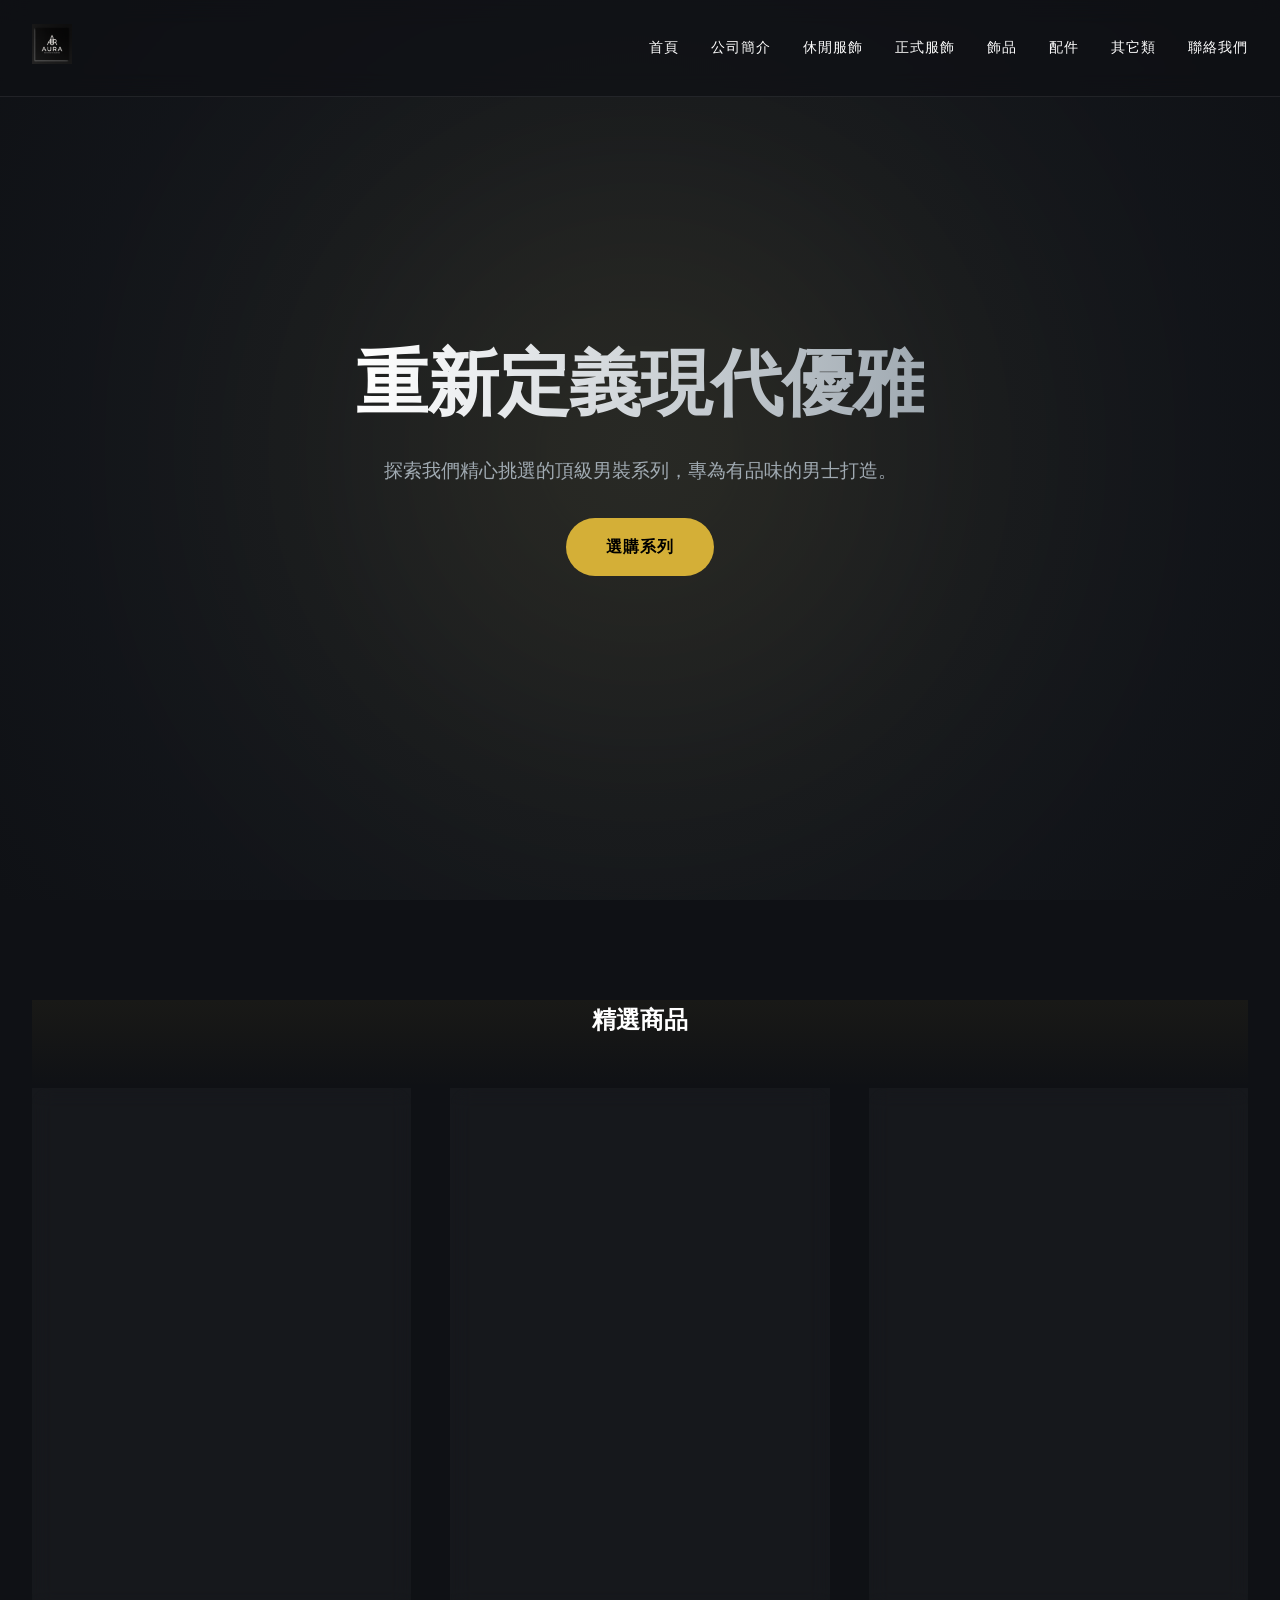
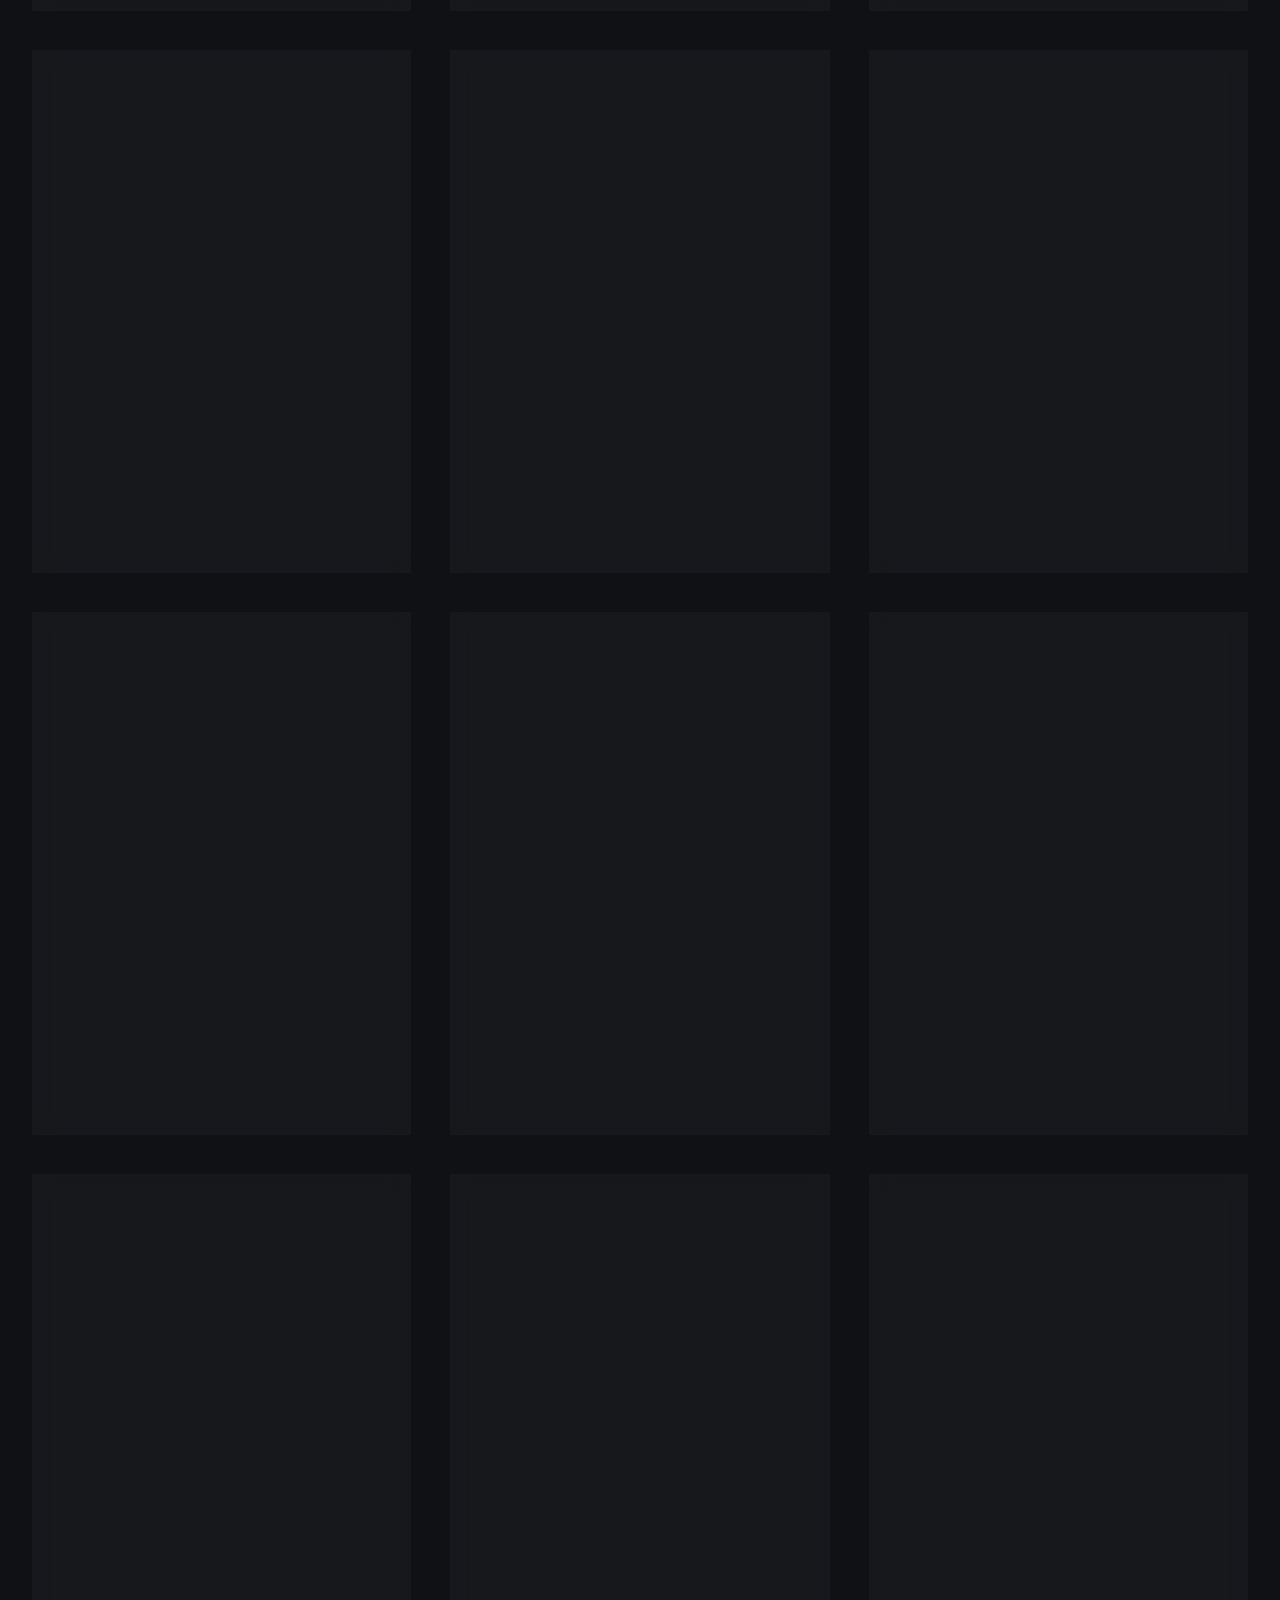
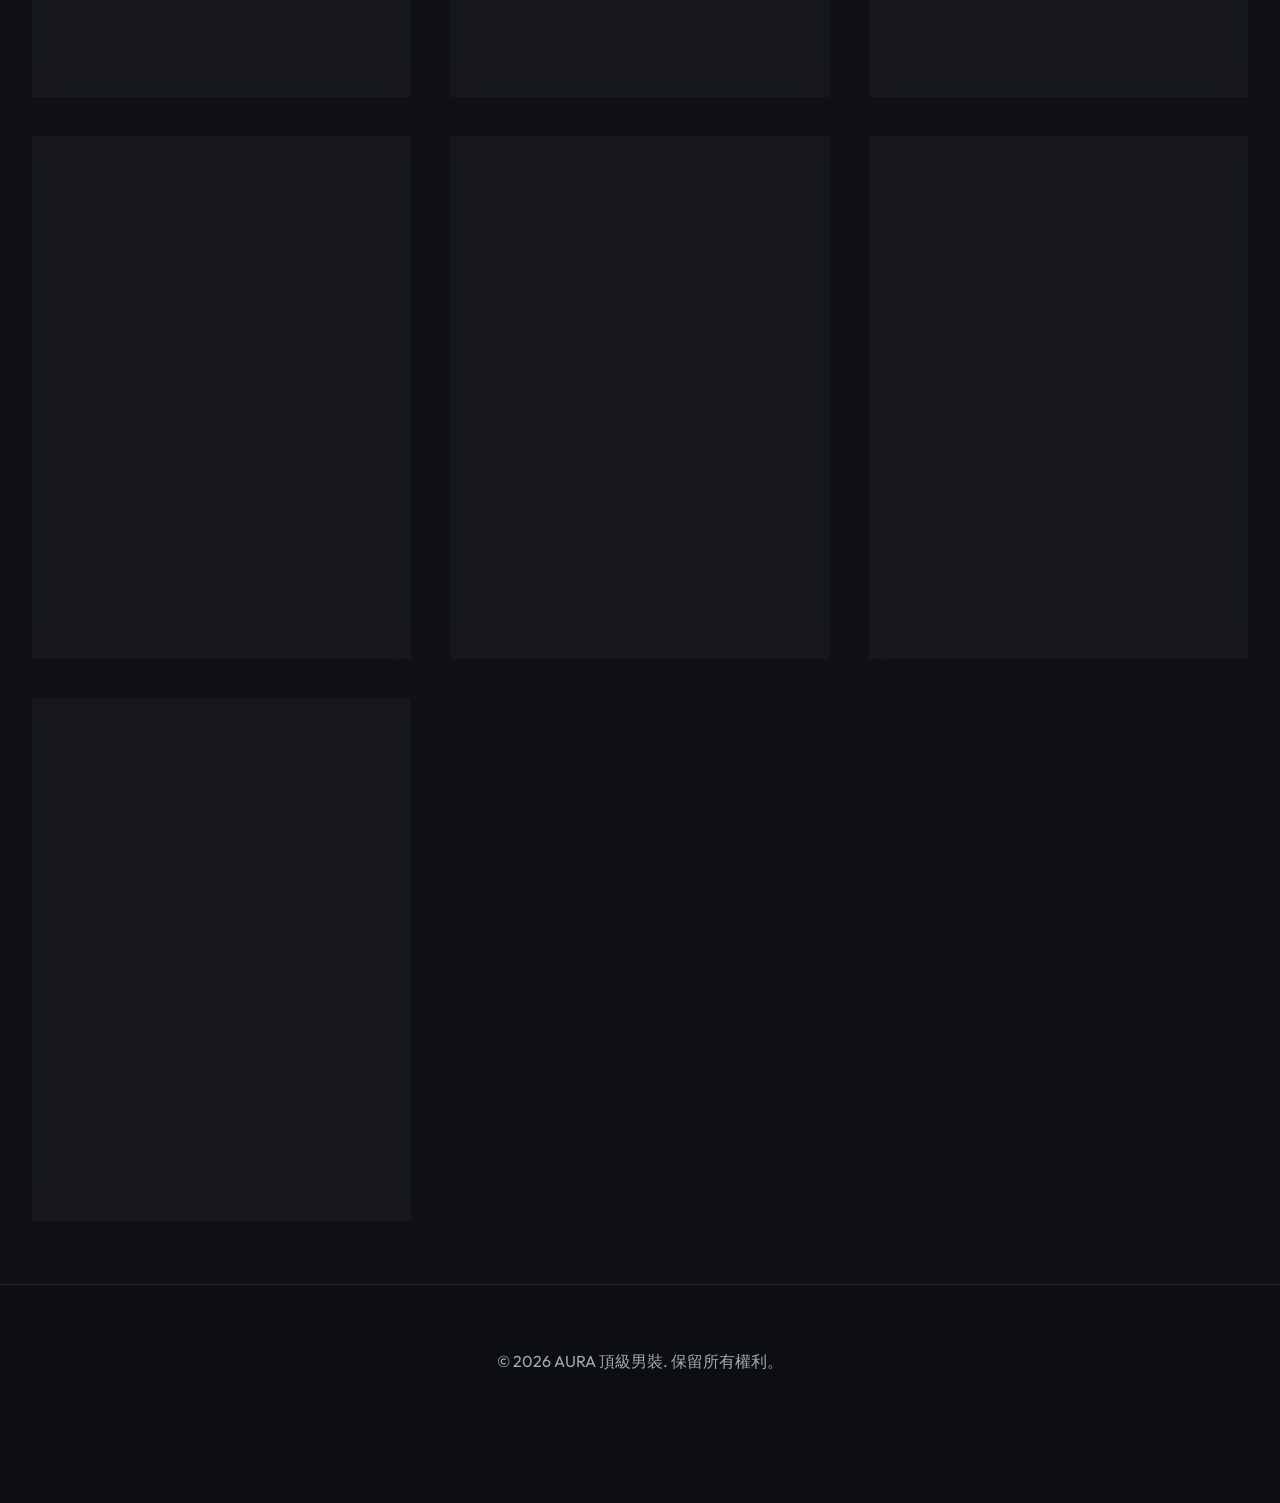
<file: index.html>
<!DOCTYPE html>
<html lang="zh-TW">
<head>
    <meta charset="UTF-8">
    <meta name="viewport" content="width=device-width, initial-scale=1.0">
    <meta name="description" content="AURA Premium Menswear - Elevating men's fashion with luxury casual and formal wear, exquisite jewelry, and fine accessories.">
    <title>AURA | 頂級男裝</title>
    <link rel="stylesheet" href="assets/css/styles.css">
</head>
<body>
    <header>
        <nav class="nav-container">
            <a href="index.html" class="logo">
                <img src="assets/images/logo.png" alt="AURA Logo">
            </a>
            <div class="nav-links">
                <a href="index.html">首頁</a>
                <a href="about.html">公司簡介</a>
                <a href="casual.html">休閒服飾</a>
                <a href="formal.html">正式服飾</a>
                <a href="jewelry.html">飾品</a>
                <a href="accessories.html">配件</a>
                <a href="others.html">其它類</a>
                <a href="contact.html">聯絡我們</a>
            </div>
        </nav>
    </header>

    <main>
        <section class="hero">
            <div class="hero-content">
                <h1>重新定義現代優雅</h1>
                <p>探索我們精心挑選的頂級男裝系列，專為有品味的男士打造。</p>
                <a href="#featured" class="btn">選購系列</a>
            </div>
        </section>

        <section id="featured" class="container" style="padding-top: 100px;">
            <div class="page-header" style="padding: 0 0 50px;">
                <h2>精選商品</h2>
            </div>
            <div id="home-products" class="product-grid">
                <!-- Products will be dynamically loaded here via JS -->
            </div>
        </section>
    </main>

    <footer>
        <div class="container">
            <p>&copy; 2026 AURA 頂級男裝. 保留所有權利。</p>
        </div>
    </footer>

    <script src="assets/js/data.js"></script>
    <script src="assets/js/main.js"></script>
</body>
</html>
</file>
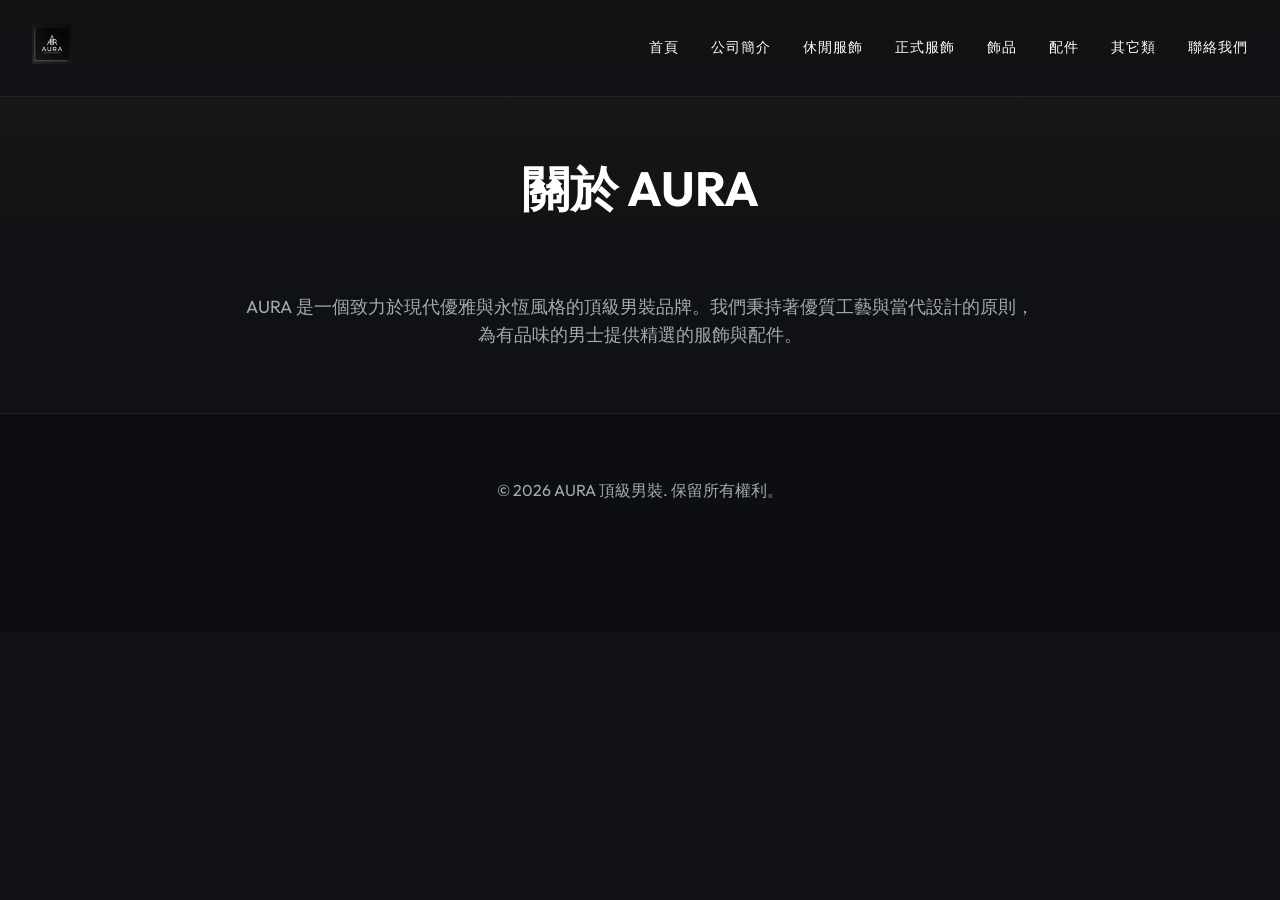
<file: about.html>
<!DOCTYPE html>
<html lang="zh-TW">
<head>
    <meta charset="UTF-8">
    <meta name="viewport" content="width=device-width, initial-scale=1.0">
    <title>關於我們 | AURA 頂級男裝</title>
    <link rel="stylesheet" href="assets/css/styles.css">
</head>
<body>
    <header>
        <nav class="nav-container">
            <a href="index.html" class="logo">
                <img src="assets/images/logo.png" alt="AURA Logo">
            </a>
            <div class="nav-links">
                <a href="index.html">首頁</a>
                <a href="about.html">公司簡介</a>
                <a href="casual.html">休閒服飾</a>
                <a href="formal.html">正式服飾</a>
                <a href="jewelry.html">飾品</a>
                <a href="accessories.html">配件</a>
                <a href="others.html">其它類</a>
                <a href="contact.html">聯絡我們</a>
            </div>
        </nav>
    </header>

    <main>
        <div class="page-header">
            <h1 class="animate-fade-up">關於 AURA</h1>
        </div>
        <section class="container">
            <p class="detail-desc" style="max-width:800px; margin:0 auto; text-align:center;">AURA 是一個致力於現代優雅與永恆風格的頂級男裝品牌。我們秉持著優質工藝與當代設計的原則，為有品味的男士提供精選的服飾與配件。</p>
        </section>
    </main>

    <footer>
        <div class="container">
            <p>&copy; 2026 AURA 頂級男裝. 保留所有權利。</p>
        </div>
    </footer>

    <script src="assets/js/data.js"></script>
    <script src="assets/js/main.js"></script>
</body>
</html>
</file>
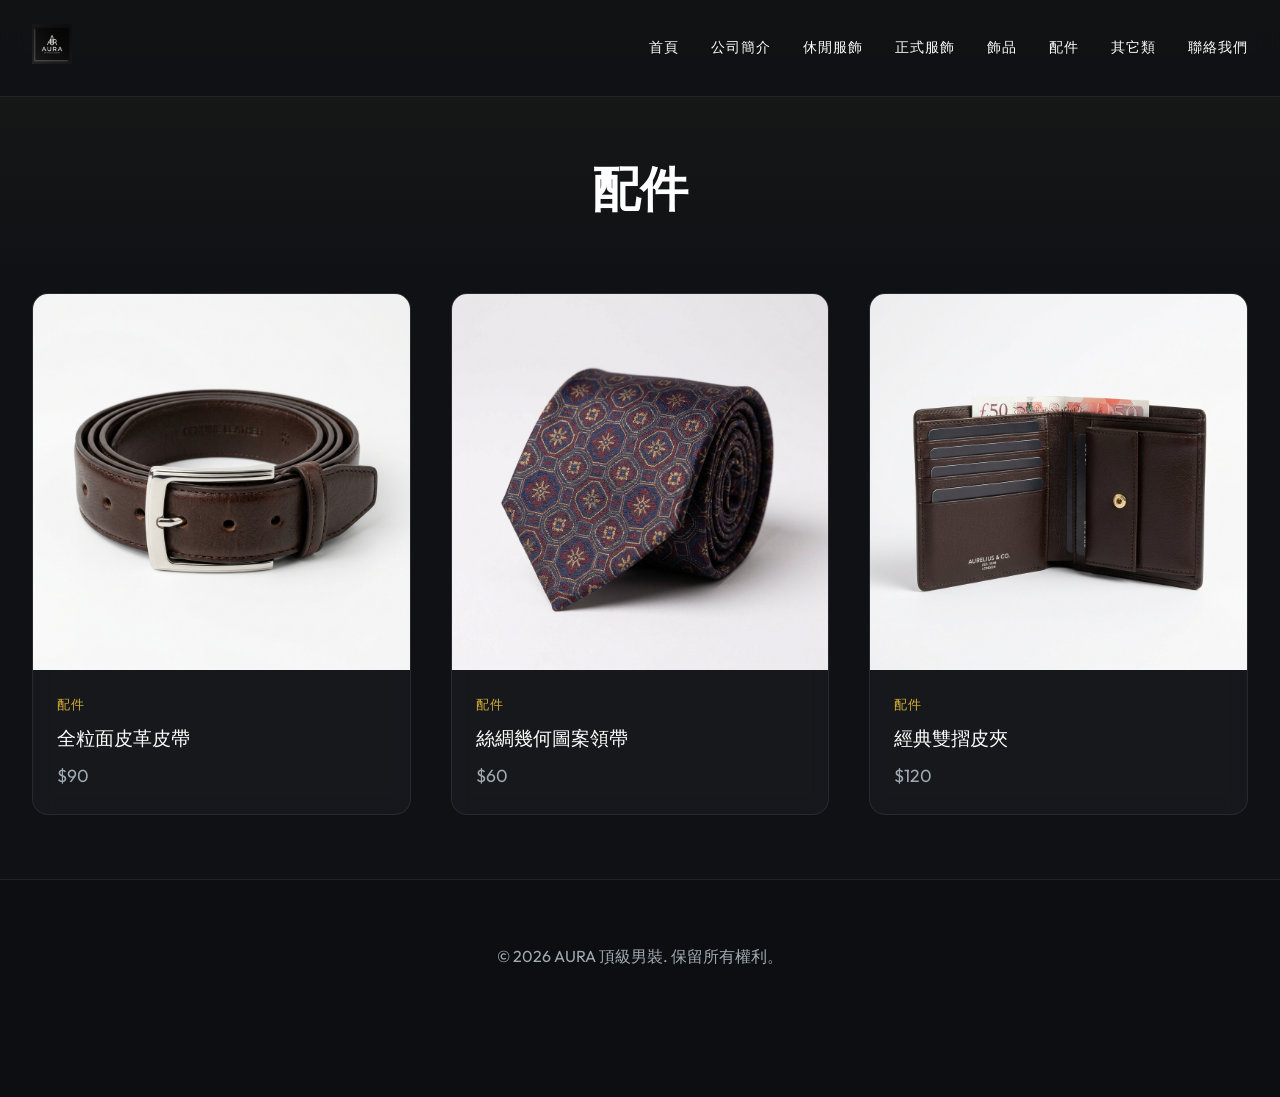
<file: accessories.html>
<!DOCTYPE html>
<html lang="zh-TW">
<head>
    <meta charset="UTF-8">
    <meta name="viewport" content="width=device-width, initial-scale=1.0">
    <title>配件 | AURA 頂級男裝</title>
    <link rel="stylesheet" href="assets/css/styles.css">
</head>
<body>
    <header>
        <nav class="nav-container">
            <a href="index.html" class="logo">
                <img src="assets/images/logo.png" alt="AURA Logo">
            </a>
            <div class="nav-links">
                <a href="index.html">首頁</a>
                <a href="about.html">公司簡介</a>
                <a href="casual.html">休閒服飾</a>
                <a href="formal.html">正式服飾</a>
                <a href="jewelry.html">飾品</a>
                <a href="accessories.html">配件</a>
                <a href="others.html">其它類</a>
                <a href="contact.html">聯絡我們</a>
            </div>
        </nav>
    </header>

    <main>
        <div class="page-header">
            <h1 class="animate-fade-up">配件</h1>
        </div>
        <section class="container">
            <div id="accessories-products" class="product-grid"></div>
        </section>
    </main>

    <footer>
        <div class="container">
            <p>&copy; 2026 AURA 頂級男裝. 保留所有權利。</p>
        </div>
    </footer>

    <script src="assets/js/data.js"></script>
    <script src="assets/js/main.js"></script>
</body>
</html>
</file>
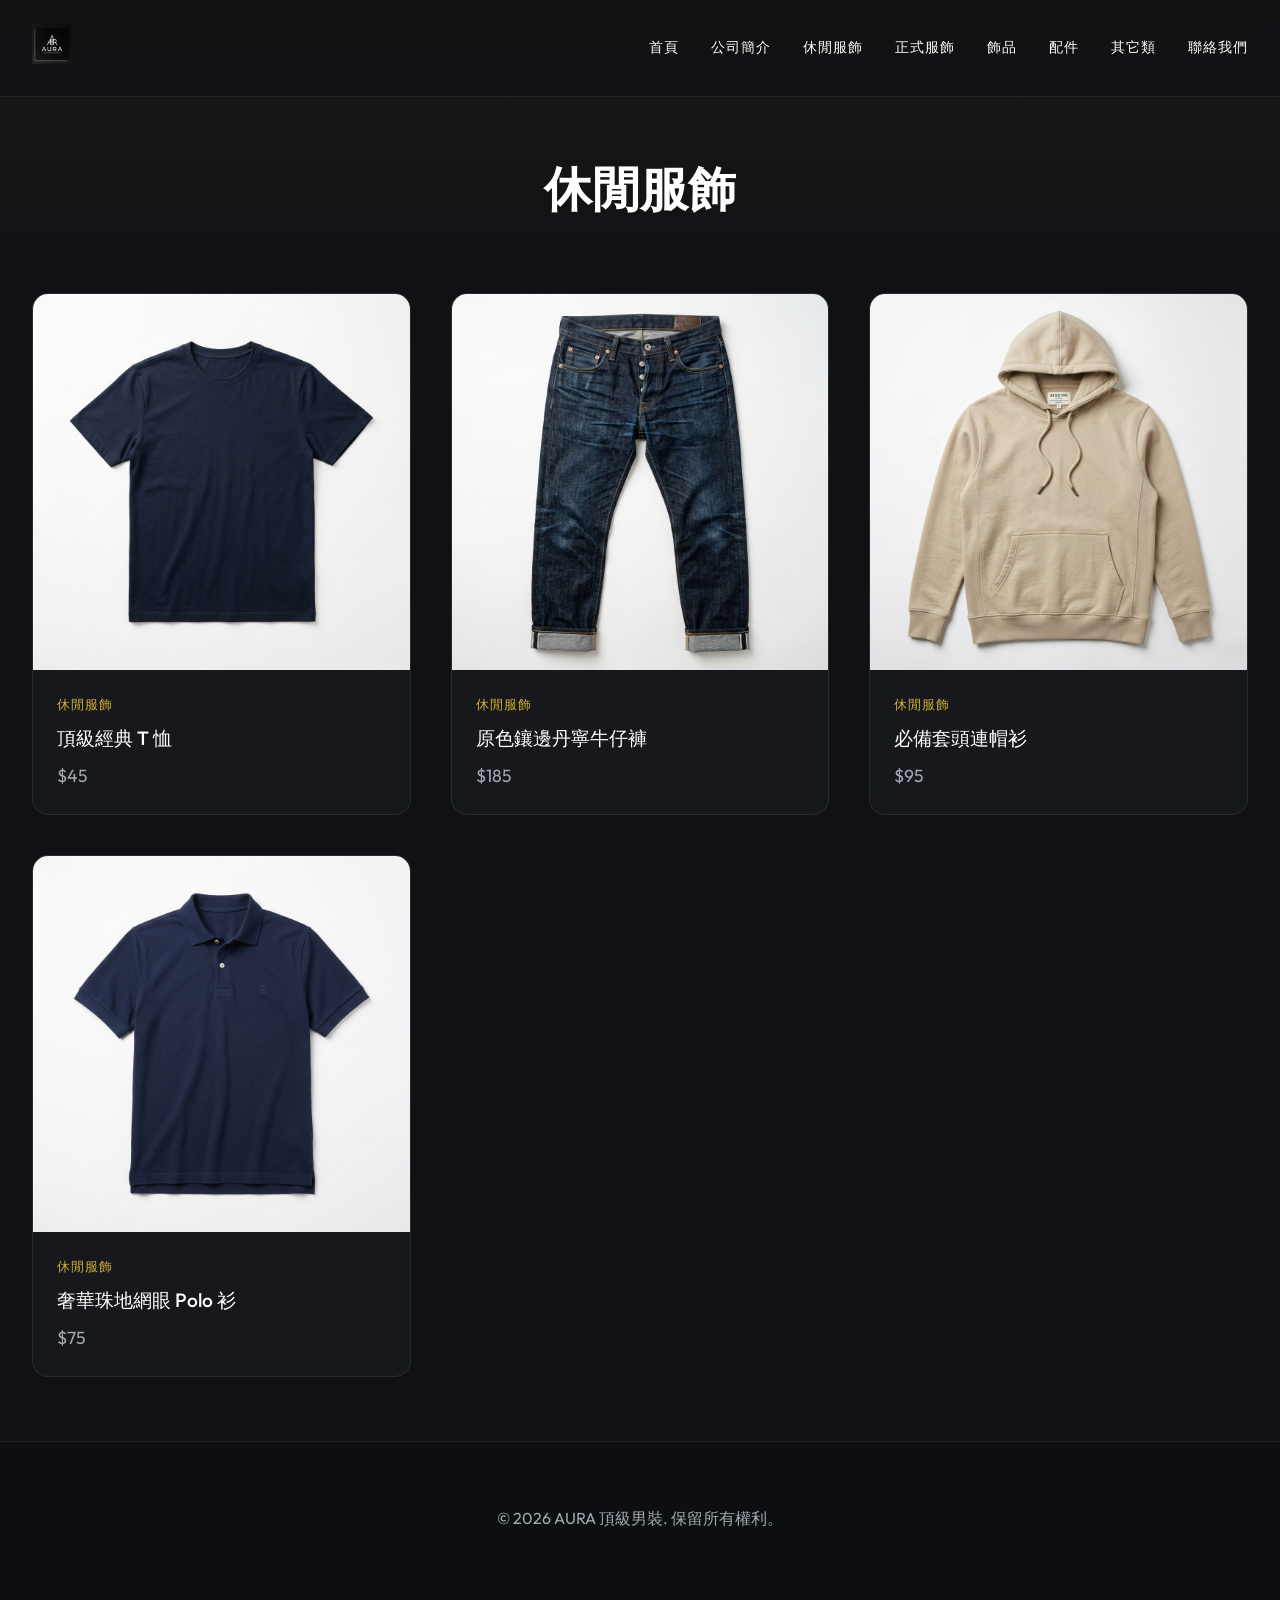
<file: casual.html>
<!DOCTYPE html>
<html lang="zh-TW">
<head>
    <meta charset="UTF-8">
    <meta name="viewport" content="width=device-width, initial-scale=1.0">
    <title>休閒服飾 | AURA 頂級男裝</title>
    <link rel="stylesheet" href="assets/css/styles.css">
</head>
<body>
    <header>
        <nav class="nav-container">
            <a href="index.html" class="logo">
                <img src="assets/images/logo.png" alt="AURA Logo">
            </a>
            <div class="nav-links">
                <a href="index.html">首頁</a>
                <a href="about.html">公司簡介</a>
                <a href="casual.html">休閒服飾</a>
                <a href="formal.html">正式服飾</a>
                <a href="jewelry.html">飾品</a>
                <a href="accessories.html">配件</a>
                <a href="others.html">其它類</a>
                <a href="contact.html">聯絡我們</a>
            </div>
        </nav>
    </header>

    <main>
        <div class="page-header">
            <h1 class="animate-fade-up">休閒服飾</h1>
        </div>
        <section class="container">
            <div id="casual-products" class="product-grid"></div>
        </section>
    </main>

    <footer>
        <div class="container">
            <p>&copy; 2026 AURA 頂級男裝. 保留所有權利。</p>
        </div>
    </footer>

    <script src="assets/js/data.js"></script>
    <script src="assets/js/main.js"></script>
</body>
</html>
</file>
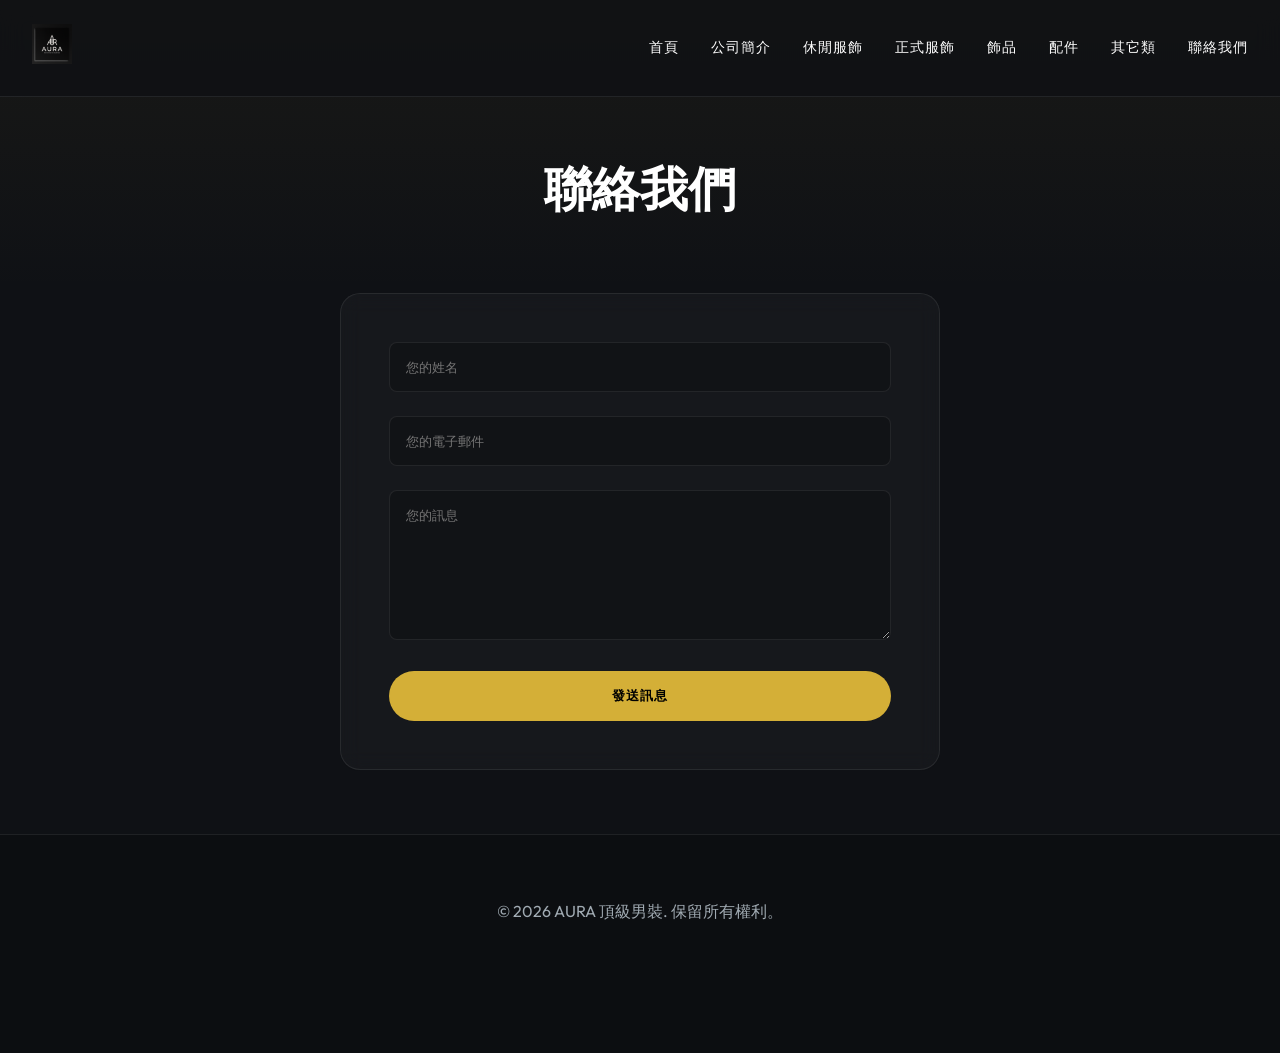
<file: contact.html>
<!DOCTYPE html>
<html lang="zh-TW">
<head>
    <meta charset="UTF-8">
    <meta name="viewport" content="width=device-width, initial-scale=1.0">
    <title>聯絡我們 | AURA 頂級男裝</title>
    <link rel="stylesheet" href="assets/css/styles.css">
</head>
<body>
    <header>
        <nav class="nav-container">
            <a href="index.html" class="logo">
                <img src="assets/images/logo.png" alt="AURA Logo">
            </a>
            <div class="nav-links">
                <a href="index.html">首頁</a>
                <a href="about.html">公司簡介</a>
                <a href="casual.html">休閒服飾</a>
                <a href="formal.html">正式服飾</a>
                <a href="jewelry.html">飾品</a>
                <a href="accessories.html">配件</a>
                <a href="others.html">其它類</a>
                <a href="contact.html">聯絡我們</a>
            </div>
        </nav>
    </header>

    <main>
        <div class="page-header">
            <h1 class="animate-fade-up">聯絡我們</h1>
        </div>
        <section class="container">
            
        <form id="contactForm" class="contact-form animate-fade-up">
            <div class="form-group">
                <input type="text" class="form-control" placeholder="您的姓名" required>
            </div>
            <div class="form-group">
                <input type="email" class="form-control" placeholder="您的電子郵件" required>
            </div>
            <div class="form-group">
                <textarea class="form-control" placeholder="您的訊息" required></textarea>
            </div>
            <button type="submit" class="btn" style="width: 100%;">發送訊息</button>
        </form>
    
        </section>
    </main>

    <footer>
        <div class="container">
            <p>&copy; 2026 AURA 頂級男裝. 保留所有權利。</p>
        </div>
    </footer>

    <script src="assets/js/data.js"></script>
    <script src="assets/js/main.js"></script>
</body>
</html>
</file>
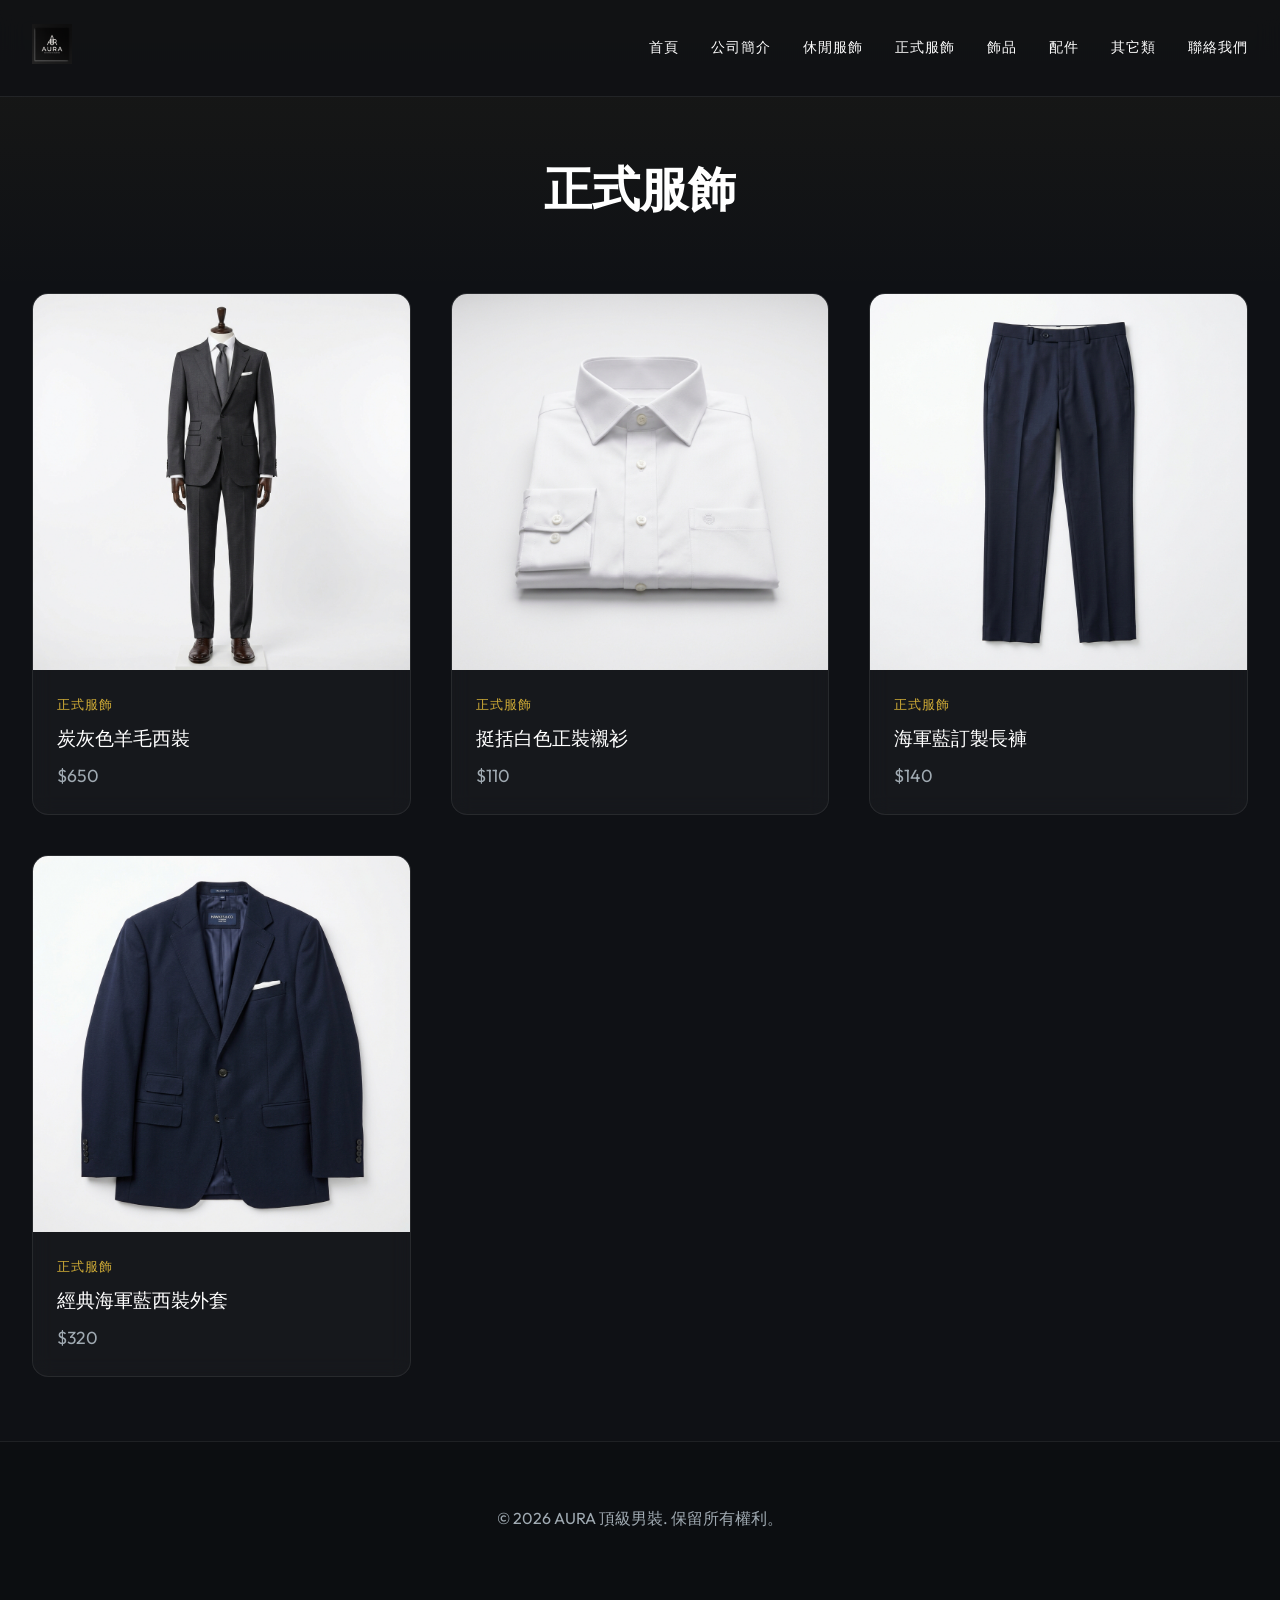
<file: formal.html>
<!DOCTYPE html>
<html lang="zh-TW">
<head>
    <meta charset="UTF-8">
    <meta name="viewport" content="width=device-width, initial-scale=1.0">
    <title>正式服飾 | AURA 頂級男裝</title>
    <link rel="stylesheet" href="assets/css/styles.css">
</head>
<body>
    <header>
        <nav class="nav-container">
            <a href="index.html" class="logo">
                <img src="assets/images/logo.png" alt="AURA Logo">
            </a>
            <div class="nav-links">
                <a href="index.html">首頁</a>
                <a href="about.html">公司簡介</a>
                <a href="casual.html">休閒服飾</a>
                <a href="formal.html">正式服飾</a>
                <a href="jewelry.html">飾品</a>
                <a href="accessories.html">配件</a>
                <a href="others.html">其它類</a>
                <a href="contact.html">聯絡我們</a>
            </div>
        </nav>
    </header>

    <main>
        <div class="page-header">
            <h1 class="animate-fade-up">正式服飾</h1>
        </div>
        <section class="container">
            <div id="formal-products" class="product-grid"></div>
        </section>
    </main>

    <footer>
        <div class="container">
            <p>&copy; 2026 AURA 頂級男裝. 保留所有權利。</p>
        </div>
    </footer>

    <script src="assets/js/data.js"></script>
    <script src="assets/js/main.js"></script>
</body>
</html>
</file>
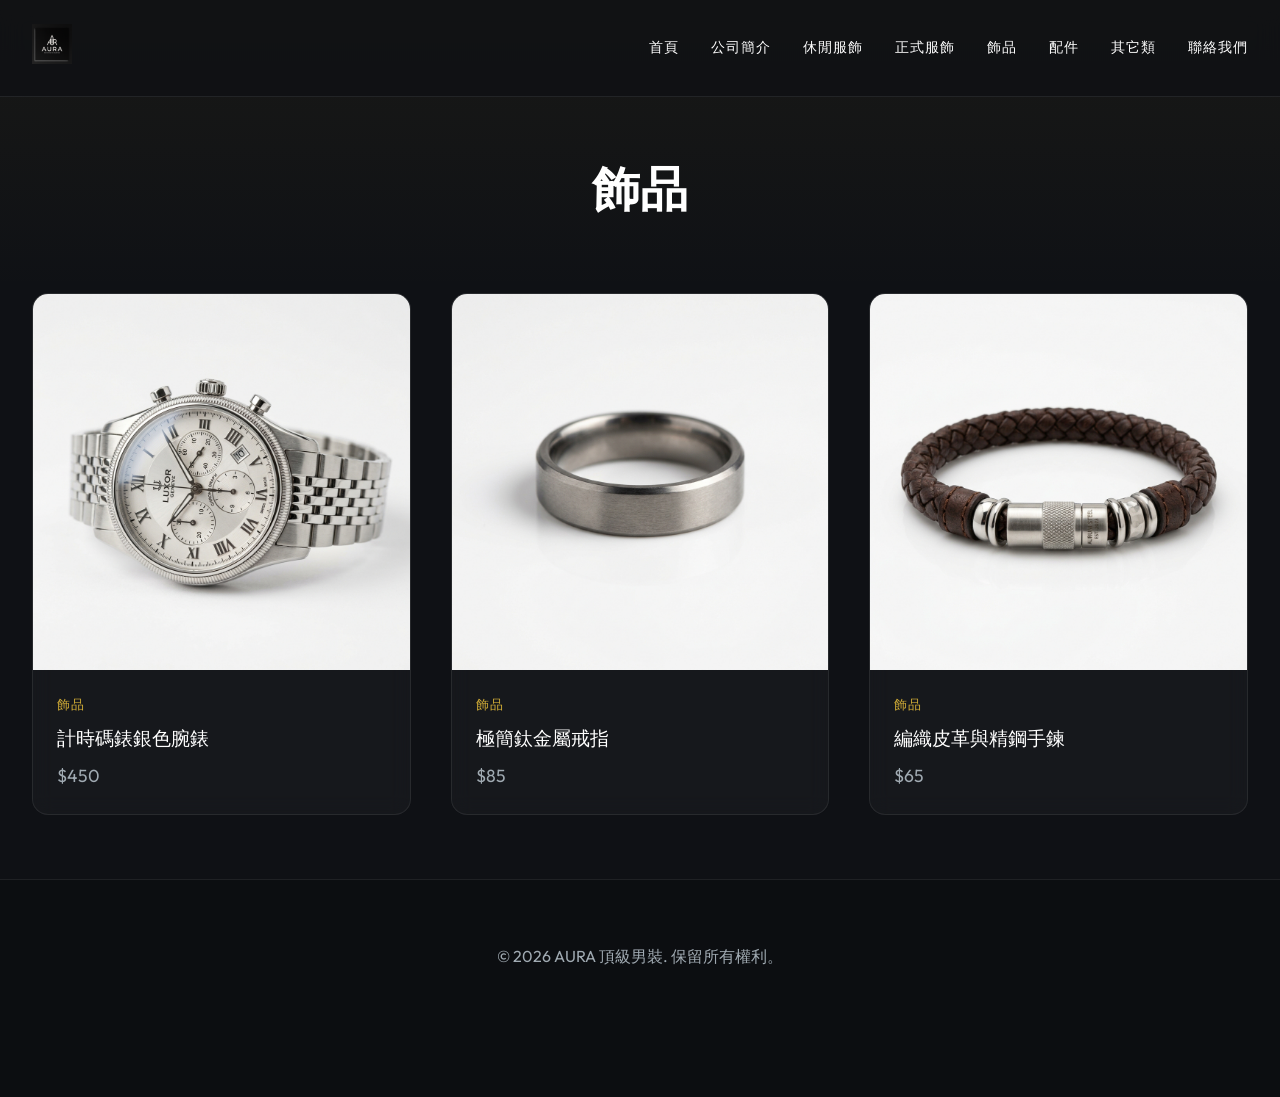
<file: jewelry.html>
<!DOCTYPE html>
<html lang="zh-TW">
<head>
    <meta charset="UTF-8">
    <meta name="viewport" content="width=device-width, initial-scale=1.0">
    <title>飾品 | AURA 頂級男裝</title>
    <link rel="stylesheet" href="assets/css/styles.css">
</head>
<body>
    <header>
        <nav class="nav-container">
            <a href="index.html" class="logo">
                <img src="assets/images/logo.png" alt="AURA Logo">
            </a>
            <div class="nav-links">
                <a href="index.html">首頁</a>
                <a href="about.html">公司簡介</a>
                <a href="casual.html">休閒服飾</a>
                <a href="formal.html">正式服飾</a>
                <a href="jewelry.html">飾品</a>
                <a href="accessories.html">配件</a>
                <a href="others.html">其它類</a>
                <a href="contact.html">聯絡我們</a>
            </div>
        </nav>
    </header>

    <main>
        <div class="page-header">
            <h1 class="animate-fade-up">飾品</h1>
        </div>
        <section class="container">
            <div id="jewelry-products" class="product-grid"></div>
        </section>
    </main>

    <footer>
        <div class="container">
            <p>&copy; 2026 AURA 頂級男裝. 保留所有權利。</p>
        </div>
    </footer>

    <script src="assets/js/data.js"></script>
    <script src="assets/js/main.js"></script>
</body>
</html>
</file>
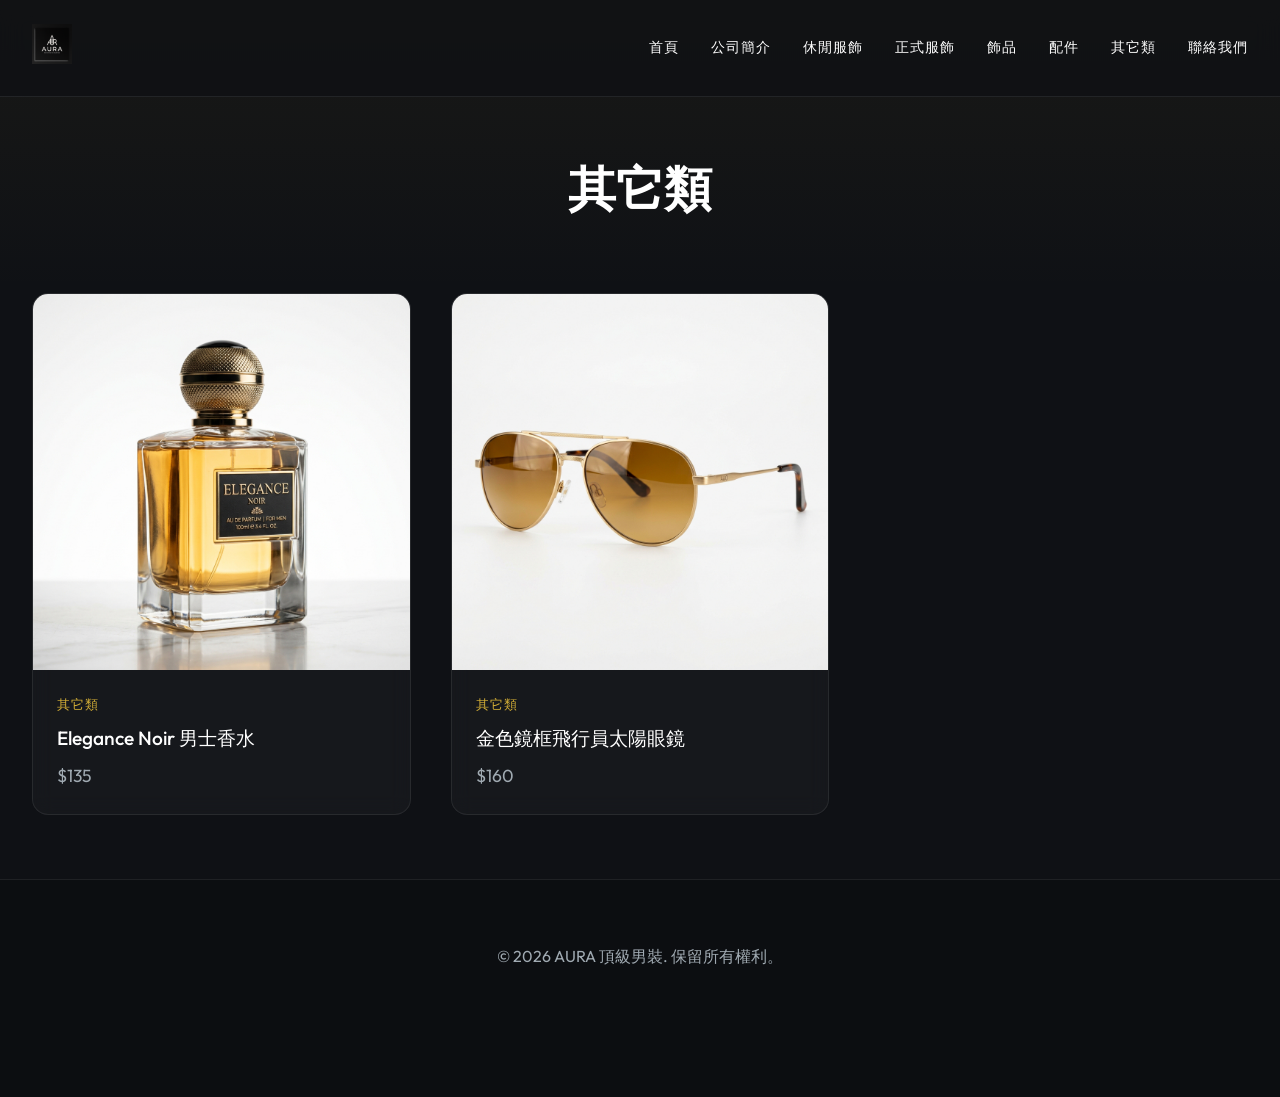
<file: others.html>
<!DOCTYPE html>
<html lang="zh-TW">
<head>
    <meta charset="UTF-8">
    <meta name="viewport" content="width=device-width, initial-scale=1.0">
    <title>其它類 | AURA 頂級男裝</title>
    <link rel="stylesheet" href="assets/css/styles.css">
</head>
<body>
    <header>
        <nav class="nav-container">
            <a href="index.html" class="logo">
                <img src="assets/images/logo.png" alt="AURA Logo">
            </a>
            <div class="nav-links">
                <a href="index.html">首頁</a>
                <a href="about.html">公司簡介</a>
                <a href="casual.html">休閒服飾</a>
                <a href="formal.html">正式服飾</a>
                <a href="jewelry.html">飾品</a>
                <a href="accessories.html">配件</a>
                <a href="others.html">其它類</a>
                <a href="contact.html">聯絡我們</a>
            </div>
        </nav>
    </header>

    <main>
        <div class="page-header">
            <h1 class="animate-fade-up">其它類</h1>
        </div>
        <section class="container">
            <div id="others-products" class="product-grid"></div>
        </section>
    </main>

    <footer>
        <div class="container">
            <p>&copy; 2026 AURA 頂級男裝. 保留所有權利。</p>
        </div>
    </footer>

    <script src="assets/js/data.js"></script>
    <script src="assets/js/main.js"></script>
</body>
</html>
</file>
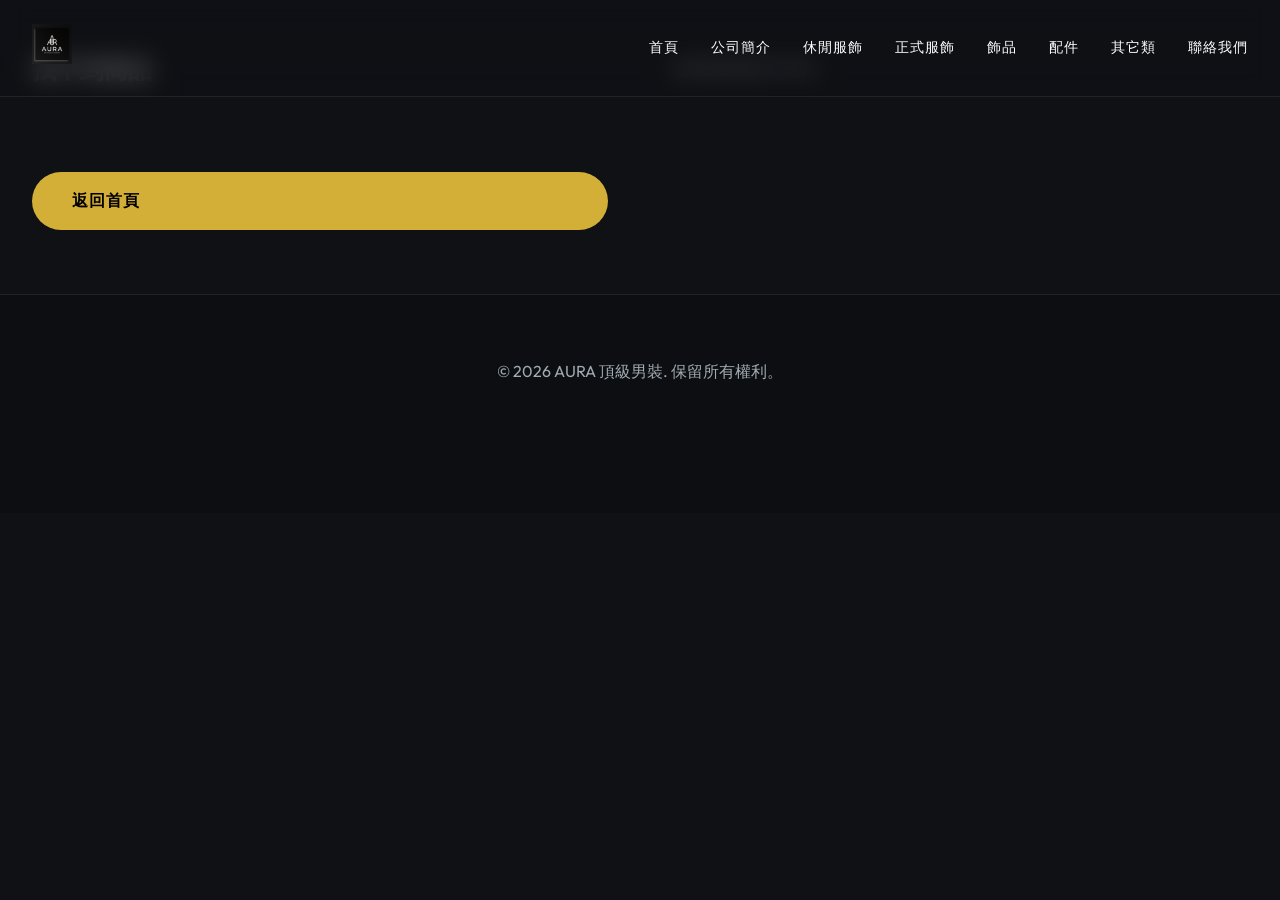
<file: product.html>
<!DOCTYPE html>
<html lang="zh-TW">
<head>
    <meta charset="UTF-8">
    <meta name="viewport" content="width=device-width, initial-scale=1.0">
    <title>產品詳情 | AURA 頂級男裝</title>
    <link rel="stylesheet" href="assets/css/styles.css">
</head>
<body>
    <header>
        <nav class="nav-container">
            <a href="index.html" class="logo">
                <img src="assets/images/logo.png" alt="AURA Logo">
            </a>
            <div class="nav-links">
                <a href="index.html">首頁</a>
                <a href="about.html">公司簡介</a>
                <a href="casual.html">休閒服飾</a>
                <a href="formal.html">正式服飾</a>
                <a href="jewelry.html">飾品</a>
                <a href="accessories.html">配件</a>
                <a href="others.html">其它類</a>
                <a href="contact.html">聯絡我們</a>
            </div>
        </nav>
    </header>

    <main>
        
        <section class="container">
            <div id="product-detail-container" class="product-detail"></div>
        </section>
    </main>

    <footer>
        <div class="container">
            <p>&copy; 2026 AURA 頂級男裝. 保留所有權利。</p>
        </div>
    </footer>

    <script src="assets/js/data.js"></script>
    <script src="assets/js/main.js"></script>
</body>
</html>
</file>
<file: assets/css/styles.css>
@import url('https://fonts.googleapis.com/css2?family=Outfit:wght@300;400;500;600;700&display=swap');

:root {
    --bg-color: #0f1115;
    --text-primary: #ffffff;
    --text-secondary: #a0aab2;
    --accent: #d4af37; /* Premium Gold */
    --accent-hover: #f1c40f;
    --card-bg: rgba(255, 255, 255, 0.03);
    --glass-border: rgba(255, 255, 255, 0.08);
    --glass-shadow: 0 8px 32px 0 rgba(0, 0, 0, 0.37);
    --transition: all 0.3s cubic-bezier(0.25, 0.8, 0.25, 1);
}

* {
    margin: 0;
    padding: 0;
    box-sizing: border-box;
}

body {
    font-family: 'Outfit', sans-serif;
    background-color: var(--bg-color);
    color: var(--text-primary);
    line-height: 1.6;
    overflow-x: hidden;
}

a {
    color: var(--text-primary);
    text-decoration: none;
    transition: var(--transition);
}

a:hover {
    color: var(--accent);
}

ul {
    list-style: none;
}

/* Glassmorphism Header */
header {
    position: fixed;
    top: 0;
    width: 100%;
    z-index: 1000;
    background: rgba(15, 17, 21, 0.7);
    backdrop-filter: blur(12px);
    -webkit-backdrop-filter: blur(12px);
    border-bottom: 1px solid var(--glass-border);
    transition: var(--transition);
}

.nav-container {
    max-width: 1400px;
    margin: 0 auto;
    padding: 1.5rem 2rem;
    display: flex;
    justify-content: space-between;
    align-items: center;
}

.logo img {
    height: 40px;
    filter: invert(1); /* Ensure logo is visible in dark mode */
}

.nav-links {
    display: flex;
    gap: 2rem;
}

.nav-links a {
    font-weight: 500;
    text-transform: uppercase;
    letter-spacing: 1px;
    font-size: 0.9rem;
    position: relative;
}

.nav-links a::after {
    content: '';
    position: absolute;
    bottom: -5px;
    left: 0;
    width: 0;
    height: 2px;
    background-color: var(--accent);
    transition: var(--transition);
}

.nav-links a:hover::after,
.nav-links a.active::after {
    width: 100%;
}

/* Hero Section */
.hero {
    height: 100vh;
    display: flex;
    align-items: center;
    justify-content: center;
    text-align: center;
    position: relative;
    background: radial-gradient(circle at center, #1a1e24 0%, var(--bg-color) 100%);
    overflow: hidden;
}

.hero::before {
    content: '';
    position: absolute;
    width: 600px;
    height: 600px;
    background: var(--accent);
    filter: blur(150px);
    opacity: 0.1;
    border-radius: 50%;
    animation: pulse 8s infinite alternate;
}

@keyframes pulse {
    0% { transform: scale(1); opacity: 0.1; }
    100% { transform: scale(1.2); opacity: 0.2; }
}

.hero-content {
    z-index: 1;
    max-width: 800px;
    padding: 0 2rem;
    animation: fadeUp 1s ease-out;
}

.hero h1 {
    font-size: 4.5rem;
    font-weight: 700;
    margin-bottom: 1rem;
    background: linear-gradient(to right, #fff, var(--text-secondary));
    -webkit-background-clip: text;
    -webkit-text-fill-color: transparent;
    letter-spacing: -1px;
}

.hero p {
    font-size: 1.2rem;
    color: var(--text-secondary);
    margin-bottom: 2rem;
}

.btn {
    display: inline-block;
    padding: 1rem 2.5rem;
    background: var(--accent);
    color: #000;
    font-weight: 600;
    text-transform: uppercase;
    letter-spacing: 1px;
    border-radius: 30px;
    border: none;
    cursor: pointer;
    transition: var(--transition);
}

.btn:hover {
    background: var(--accent-hover);
    transform: translateY(-3px);
    box-shadow: 0 10px 20px rgba(212, 175, 55, 0.2);
    color: #000;
}

/* Page Layouts */
.page-header {
    padding: 150px 2rem 50px;
    text-align: center;
    background: linear-gradient(to bottom, rgba(212, 175, 55, 0.05), transparent);
}

.page-header h1 {
    font-size: 3rem;
    margin-bottom: 1rem;
}

.container {
    max-width: 1400px;
    margin: 0 auto;
    padding: 0 2rem 4rem;
}

/* Grid System */
.product-grid {
    display: grid;
    grid-template-columns: repeat(auto-fill, minmax(300px, 1fr));
    gap: 2.5rem;
}

/* Product Cards */
.product-card {
    background: var(--card-bg);
    border: 1px solid var(--glass-border);
    border-radius: 16px;
    overflow: hidden;
    backdrop-filter: blur(10px);
    transition: var(--transition);
    position: relative;
    group: hover;
}

.product-card:hover {
    transform: translateY(-10px);
    box-shadow: var(--glass-shadow);
    border-color: rgba(255, 255, 255, 0.15);
}

.product-img-wrapper {
    position: relative;
    overflow: hidden;
    aspect-ratio: 1;
    background: #fff; /* Keep white bg for generated images to pop */
}

.product-img {
    width: 100%;
    height: 100%;
    object-fit: cover;
    transition: transform 0.7s ease;
}

.product-card:hover .product-img {
    transform: scale(1.05);
}

.product-info {
    padding: 1.5rem;
}

.product-category {
    font-size: 0.8rem;
    color: var(--accent);
    text-transform: uppercase;
    letter-spacing: 1px;
    margin-bottom: 0.5rem;
    display: block;
}

.product-title {
    font-size: 1.2rem;
    font-weight: 500;
    margin-bottom: 0.5rem;
}

.product-price {
    font-size: 1.1rem;
    color: var(--text-secondary);
}

/* Detail Page */
.product-detail {
    display: grid;
    grid-template-columns: 1fr 1fr;
    gap: 4rem;
    align-items: center;
    margin-top: 50px;
}

.detail-img-wrapper {
    border-radius: 20px;
    overflow: hidden;
    background: #fff;
    border: 1px solid var(--glass-border);
    box-shadow: var(--glass-shadow);
}

.detail-img {
    width: 100%;
    height: auto;
    display: block;
}

.detail-info h1 {
    font-size: 3rem;
    margin-bottom: 1rem;
}

.detail-price {
    font-size: 2rem;
    color: var(--accent);
    margin-bottom: 2rem;
}

.detail-desc {
    color: var(--text-secondary);
    font-size: 1.1rem;
    margin-bottom: 2rem;
}

/* Footer */
footer {
    border-top: 1px solid var(--glass-border);
    padding: 4rem 2rem;
    text-align: center;
    color: var(--text-secondary);
    background: rgba(0,0,0,0.2);
}

/* Forms */
.contact-form {
    max-width: 600px;
    margin: 0 auto;
    background: var(--card-bg);
    padding: 3rem;
    border-radius: 20px;
    border: 1px solid var(--glass-border);
    backdrop-filter: blur(10px);
}

.form-group {
    margin-bottom: 1.5rem;
}

.form-control {
    width: 100%;
    padding: 1rem;
    background: rgba(0, 0, 0, 0.2);
    border: 1px solid var(--glass-border);
    border-radius: 8px;
    color: #fff;
    font-family: 'Outfit', sans-serif;
    transition: var(--transition);
}

.form-control:focus {
    outline: none;
    border-color: var(--accent);
    background: rgba(0, 0, 0, 0.4);
}

textarea.form-control {
    height: 150px;
    resize: vertical;
}

/* Animations */
@keyframes fadeUp {
    from { opacity: 0; transform: translateY(30px); }
    to { opacity: 1; transform: translateY(0); }
}

.animate-fade-up {
    animation: fadeUp 0.8s ease-out forwards;
}

/* Responsive */
@media (max-width: 992px) {
    .product-detail {
        grid-template-columns: 1fr;
    }
    .hero h1 { font-size: 3.5rem; }
}

@media (max-width: 768px) {
    .nav-links { display: none; } /* Add hamburger menu for real production */
    .hero h1 { font-size: 2.5rem; }
    .page-header { padding: 120px 1rem 30px; }
}
</file>
